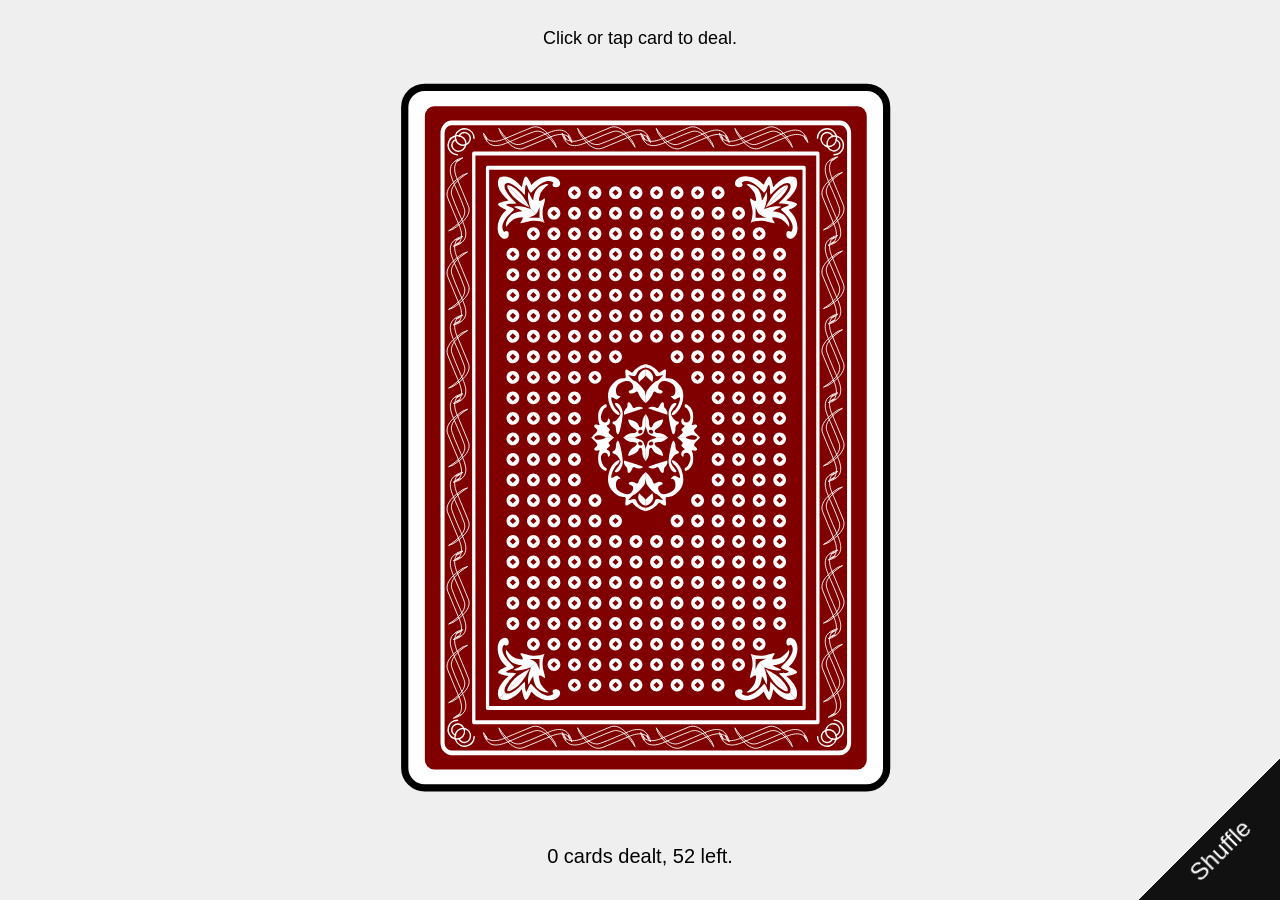
<file: index.html>
<html>
    <head>
        <meta charset="utf-8">
        <link rel="stylesheet" href="style.css">
        <script
			  src="https://code.jquery.com/jquery-3.1.1.min.js"
			  integrity="sha256-hVVnYaiADRTO2PzUGmuLJr8BLUSjGIZsDYGmIJLv2b8="
			  crossorigin="anonymous"></script>
    </head>
    <body>
        <div id="container">
            <div id="instructions">Click or tap card to deal.</div>
            <div id="card">
                <svg
                    viewBox="0 0 245 275"
                    width="100%"
                    height="90%">
                    <use id="card_image" style="pointer-events: none;" xlink:href="svg-cards-indented.svg#back" x="40" y="12" fill="#800000" />
                </svg>
            </div>
            <div id="deck"></div>
            <div id="reset_corner"><p>Shuffle</p></div>
        </div>
        <script type="text/javascript" src="deck.js"></script>
    </body>
</html>
</file>
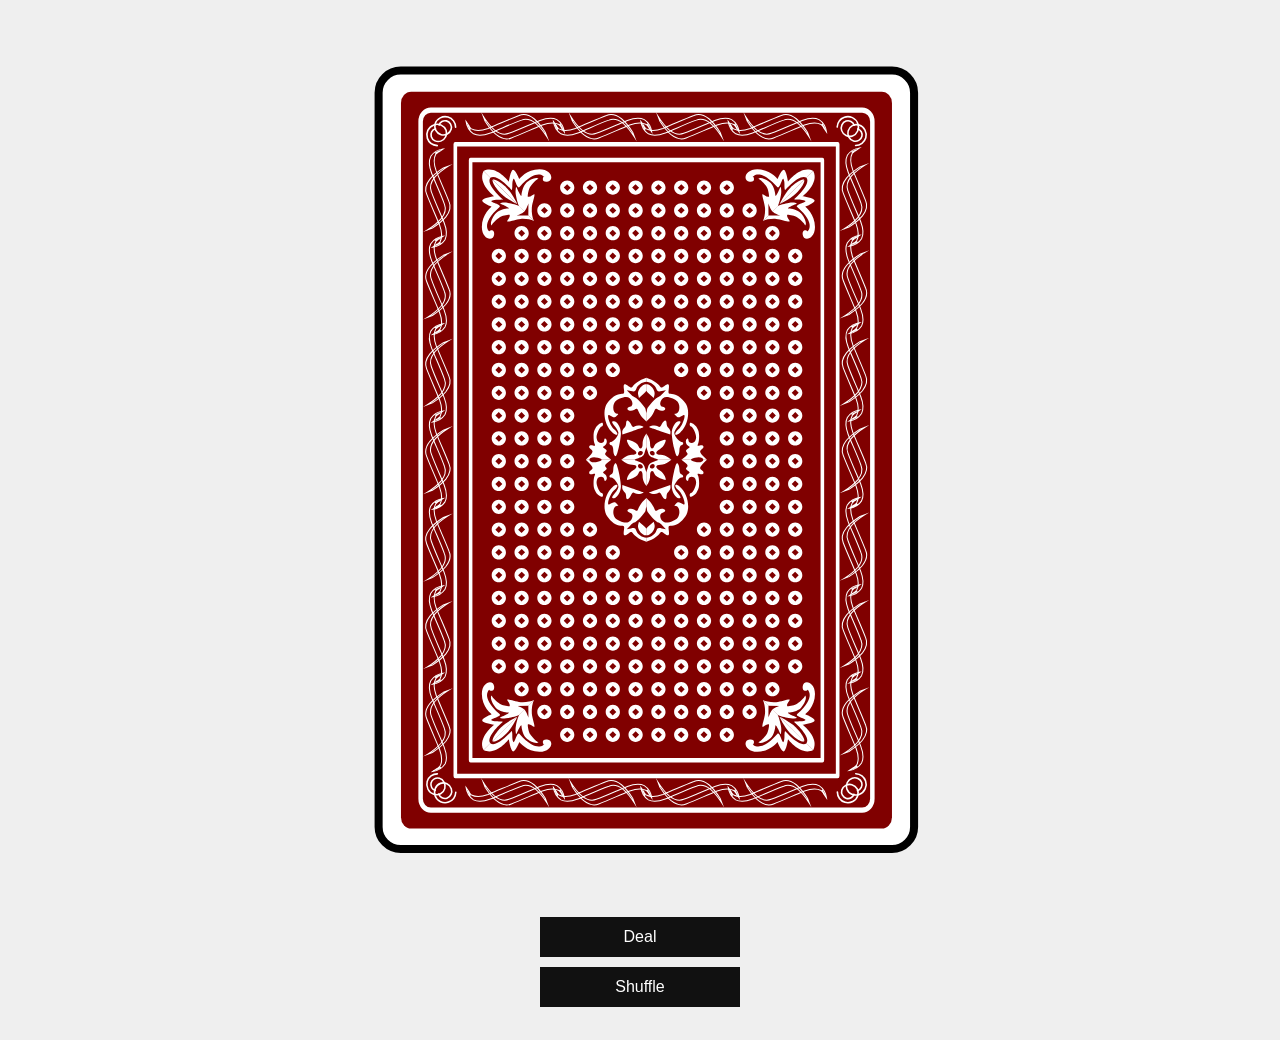
<file: deck.html>
<doctype !html>
<html>
    <head>
        <meta charset="utf-8">
        <link rel="stylesheet" href="style.css">
        <script
			  src="https://code.jquery.com/jquery-3.1.1.min.js"
			  integrity="sha256-hVVnYaiADRTO2PzUGmuLJr8BLUSjGIZsDYGmIJLv2b8="
			  crossorigin="anonymous"></script>
    </head>
    <body>
        <div id="container">
            <div id="card">
                <svg
                    viewBox="0 0 245 275"
                    width="100%"
                    height="100%">
                    <use id="card_image" xlink:href="svg-cards-indented.svg#back" x="40" y="12" fill="#800000" />
                </svg>
            </div>
            <button id="deal">Deal</button><br />
            <button id="shuffle">Shuffle</button>
            <div id="deck"></div>
        </div>
    <script>
        var suits = ['diamond', 'club', 'spade', 'heart'];
        var numerals = {'1': 1, '2': 2, '3': 3, '4': 4, '5': 5, '6': 6, '7': 7, '8': 8, '9': 9, '10': 10, 'jack': 10, 'queen': 10, 'king': 10};
        var deck = [];
        
        function shuffle() {
            deck = []
            var j = 0;
            var k = 0;
            var temp = null;
            
            for (i = 0; i < suits.length; i++) {
                $.each(numerals, function(numeral, value) {
                    deck.push(numeral + '_' + suits[i]);
                })
            
            for (j = deck.length - 1; j > 0; j--) {
                k = Math.floor(Math.random() * (j + 1))
                temp = deck[j];
                deck[j] = deck[k];
                deck[k] = temp;
            }

            $('#card_image').attr("xlink:href","svg-cards-indented.svg#back");
        }
        }

        $(document).ready(function() {
            shuffle();
        })

        $('#shuffle').click(function() {
                shuffle();                  
            })

        $('#deal, #card_image').click(function() {
            if (deck.length == 0) {
                $('#card_image').attr("xlink:href","svg-cards-indented.svg#back");
            }
            else {
                card = deck.pop()
        
                switch (card.split("_").pop()) {
                    case 'spade':
                    case 'club':
                        $('#card_image').attr("fill","#000000");
                        break;
                }
                $('#card_image').attr("xlink:href","svg-cards-indented.svg#" + card);
            }
            
            
        })
    </script>
    </body>
</html>
</file>
<file: style.css>
body {
    background-color: #efefef;
    font-family: 'Proxima Nova', 'Arial', sans-serif;
    font-size: 18px;
}

button {
    background-color: #111;
    font-size: 16px;
    padding: 10px;
    margin: 5px;
    color: #fff;
    border: 1px solid #111;
    width: 200px;
}

#container {
    width: 90%;
    margin: 0 auto;
    padding: 20px;
    text-align: center;
}

#card {
    width: 100%;
    text-align: center;
    font-size: 48px;
}

#deck {
    font-size: 20px;
}

#reset_corner_container {
    position: fixed;
    right: 0;
    bottom: 0;
}

#reset_corner {
    position: fixed;
    right: -100px;
    bottom: -100px;
    width: 200px;
    height: 200px;
    cursor: pointer;
    color: #fff;
    background-color: #111;
    transform: rotate(45deg);
    -webkit-transform: rotate(45deg);
    -moz-transform: rotate(45deg);
    -ms-transform: rotate(45deg);
    -o-transform: rotate(45deg);
}

#reset_corner p {
    position: fixed;
    right: 140px;
    bottom: 55px;
    font-size: 24px;
    transform: rotate(-90deg);
    -webkit-transform: rotate(-90deg);
    -moz-transform: rotate(-90deg);
    -ms-transform: rotate(-90deg);
    -o-transform: rotate(-90deg);    
}
</file>
